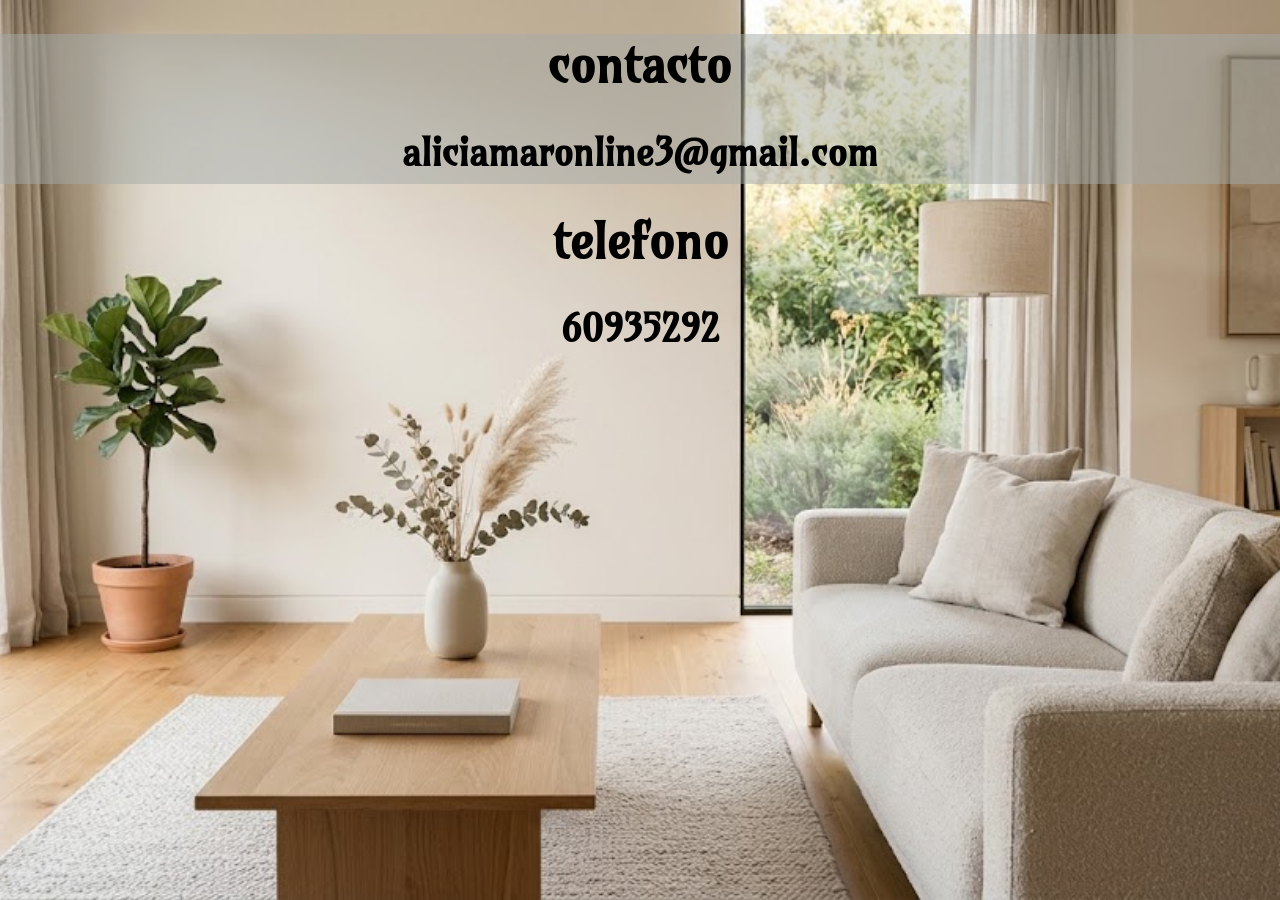
<file: contacto.html>
<!DOCTYPE html>
<html lang="en">

<head>
    <meta charset="UTF-8">
    <meta name="viewport" content="width=device-width, initial-scale=1.0">
    <title>Contacto</title>
    <link rel="stylesheet" href="Style/style.css">

</head>

<body>

    <header>
        <h1> contacto </h1>
        <h2>aliciamaronline3@gmail.com</h2>
        <h1> telefono </h1>
        <h2> 60935292</h2>
    </header>

</body>

</html>
</file>
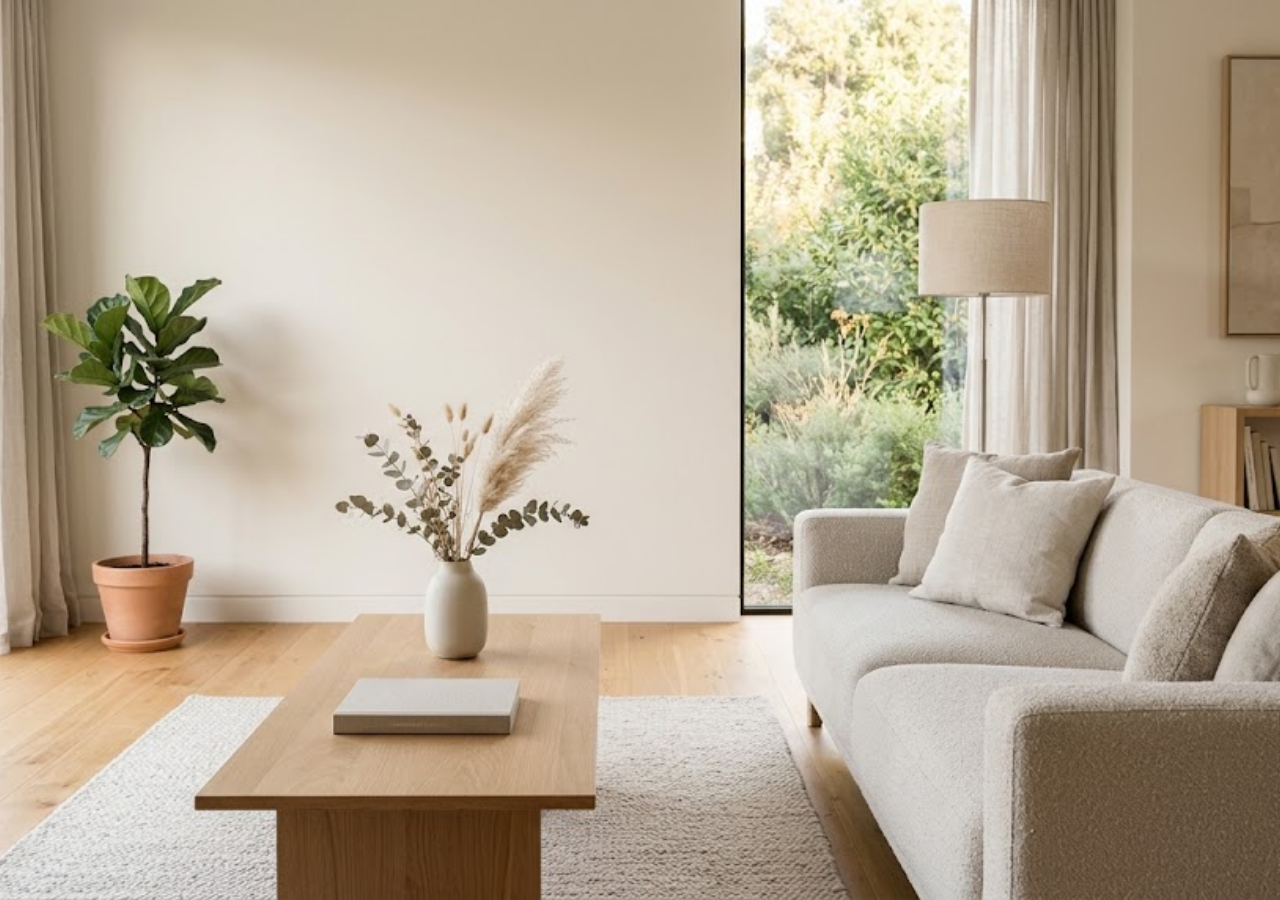
<file: formacion.html>
<!DOCTYPE html>
<html lang="en">
<head>
    <meta charset="UTF-8">
    <meta name="viewport" content="width=device-width, initial-scale=1.0">
    <title>formación</title>
    <link rel="stylesheet" href="Style/style.css">
</head>
<body>
    
</body>
</html>
</file>
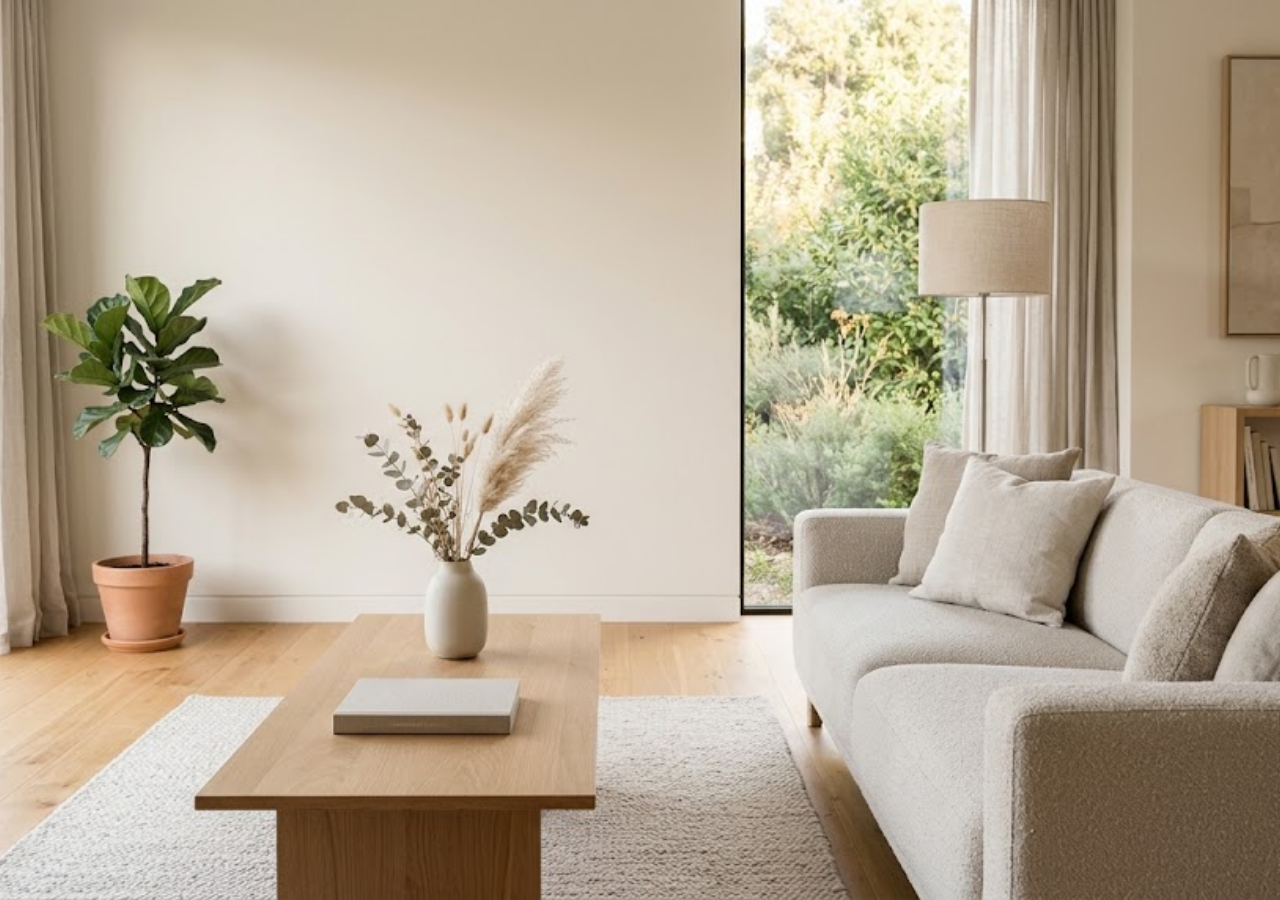
<file: habilidades.html>
<!DOCTYPE html>
<html lang="en">
<head>
    <meta charset="UTF-8">
    <meta name="viewport" content="width=device-width, initial-scale=1.0">
    <title>habilidades</title>
        <link rel="stylesheet" href="Style/style.css">

</head>
<body>
<p>                 </p>
</body>
</html>
</file>
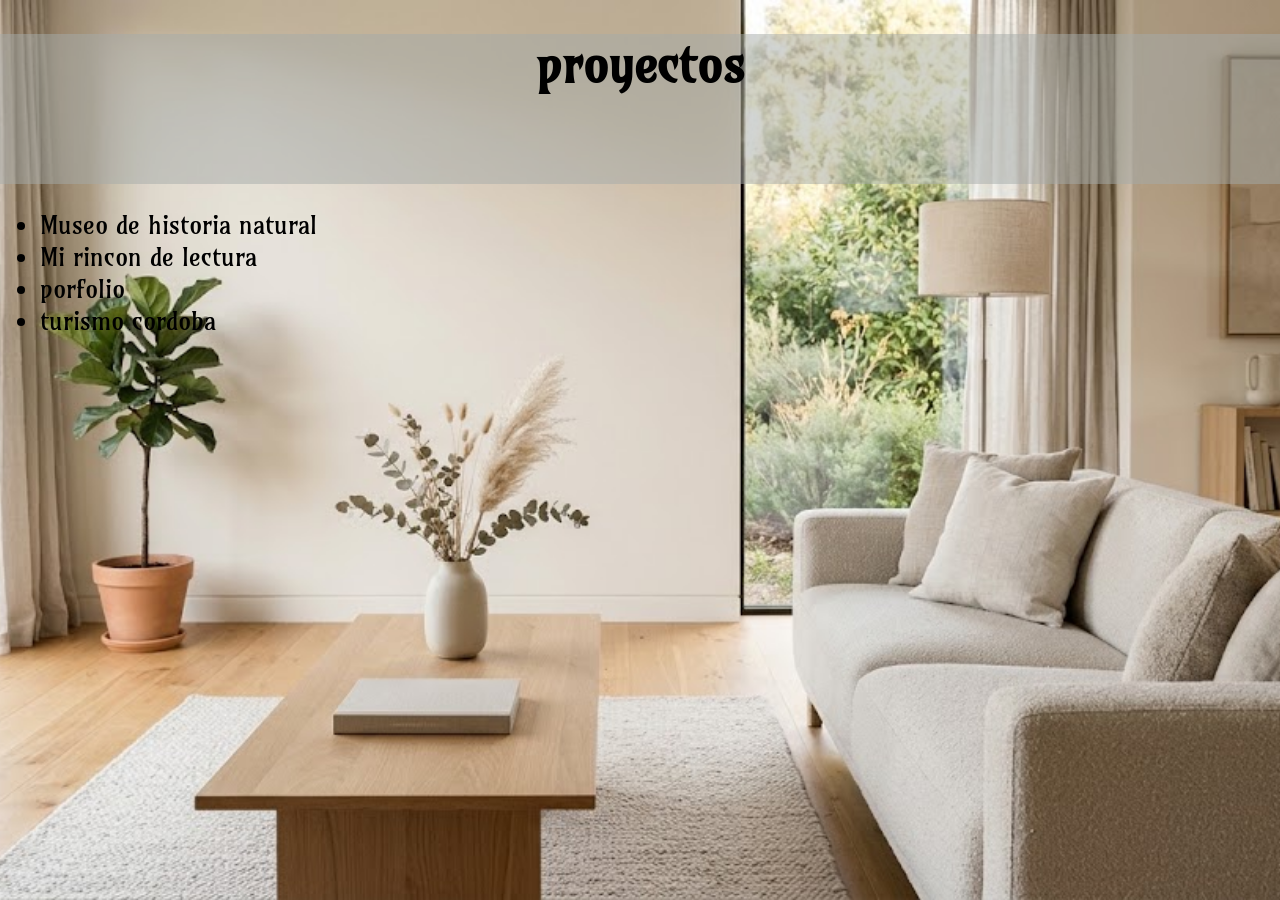
<file: proyectos.html>
<!DOCTYPE html>
<html lang="en">

<head>
    <meta charset="UTF-8">
    <meta name="viewport" content="width=device-width, initial-scale=1.0">
    <title>proyectos</title>
    <link rel="stylesheet" href="Style/style.css">
</head>

<header>
    <h1>proyectos</h1>

</header>


<body>
<ul>
    <li> Museo de historia natural </li>
    <li>  Mi rincon de lectura </li>
    <li> porfolio</li>
    <li> turismo cordoba</li>

</ul>


</body>
</file>
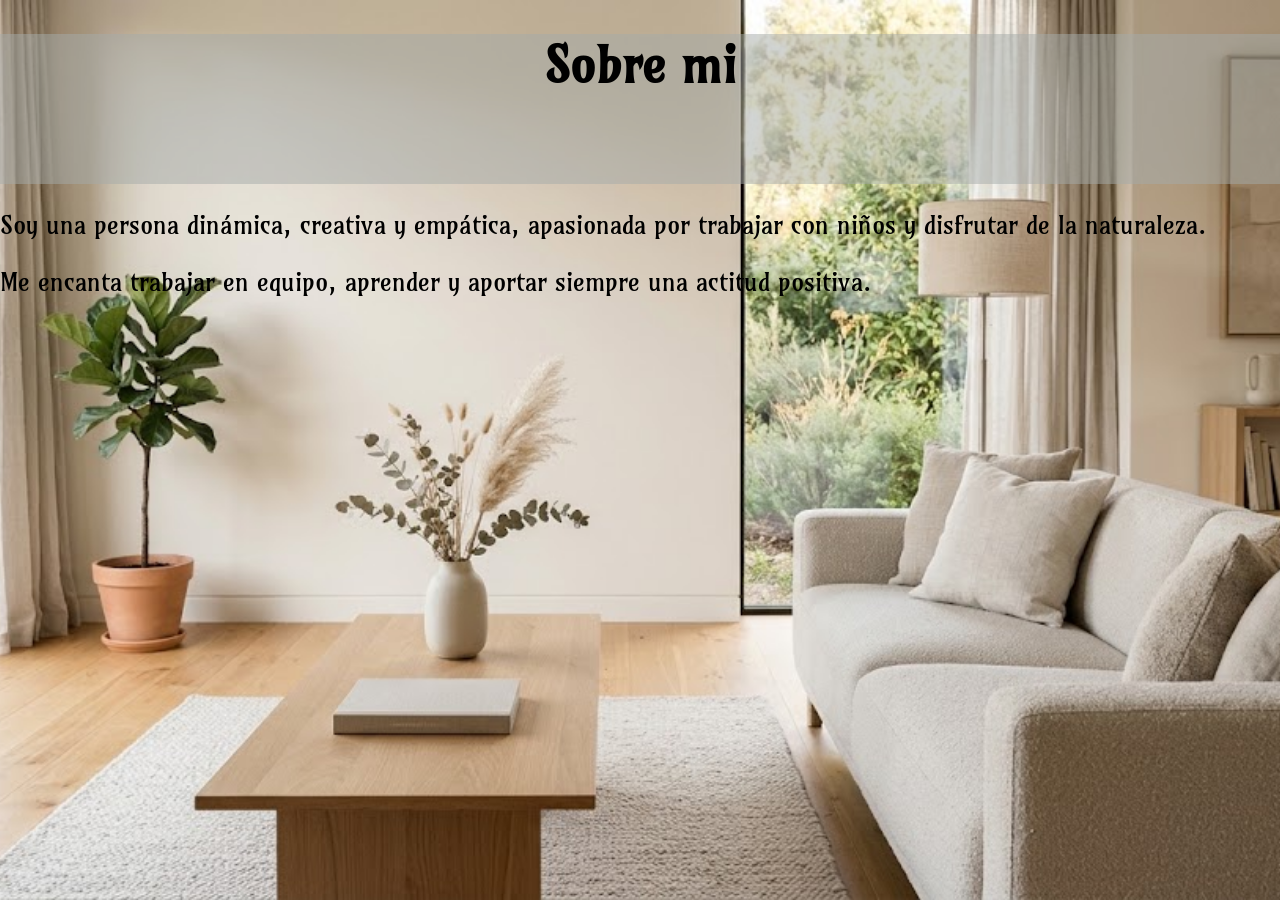
<file: sobremi.html>
<!DOCTYPE html>
<html lang="en">

<head>
    <meta charset="UTF-8">
    <meta name="viewport" content="width=device-width, initial-scale=1.0">
    <title>sobre mi</title>
    <link rel="stylesheet" href="Style/style.css">
</head>

<body>


    <header>
        <h1>Sobre mi</h1>
    </header>

    <p>
        Soy una persona dinámica, creativa y empática, apasionada por trabajar con niños y disfrutar de la naturaleza.
    </p>

    <p>
  Me encanta trabajar en equipo, aprender y aportar siempre una actitud positiva.
    </p>
      
   
    
</body>
</file>
<file: Style/style.css>
@font-face {
    font-family: "Alicia";
    src: url(../fuentes/Amarante-Regular.ttf);

}
body {
    font-family: "Alicia";
    background-image: url("../src/img/sala.jpg");
    background-repeat: no-repeat;
    background-size:cover ;
    background-position: center;
    background-attachment: fixed;
    font-size: 25px;
    margin: 0%;
}
header{
    height: 150px;
    background-color: rgb(165, 172, 169, 0.5);
    text-align: center;
    margin: 0%;
}
</file>
